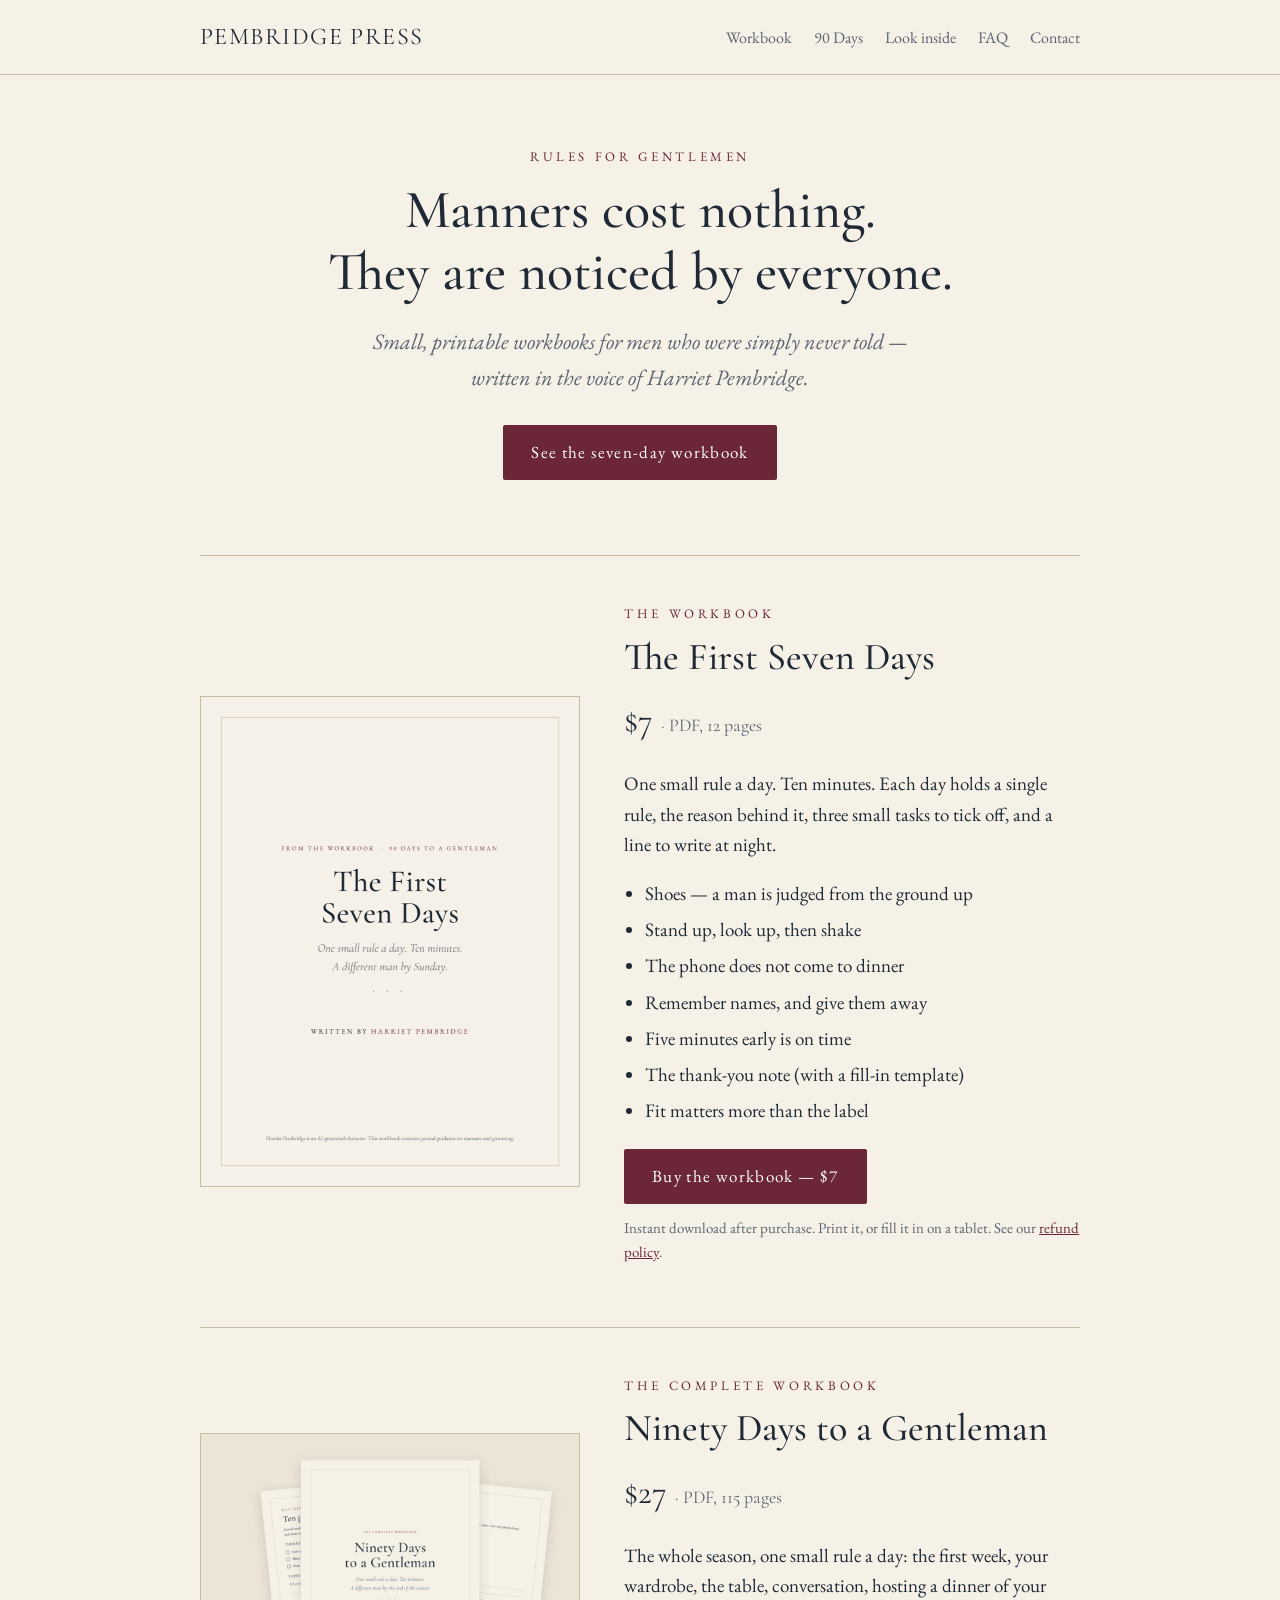
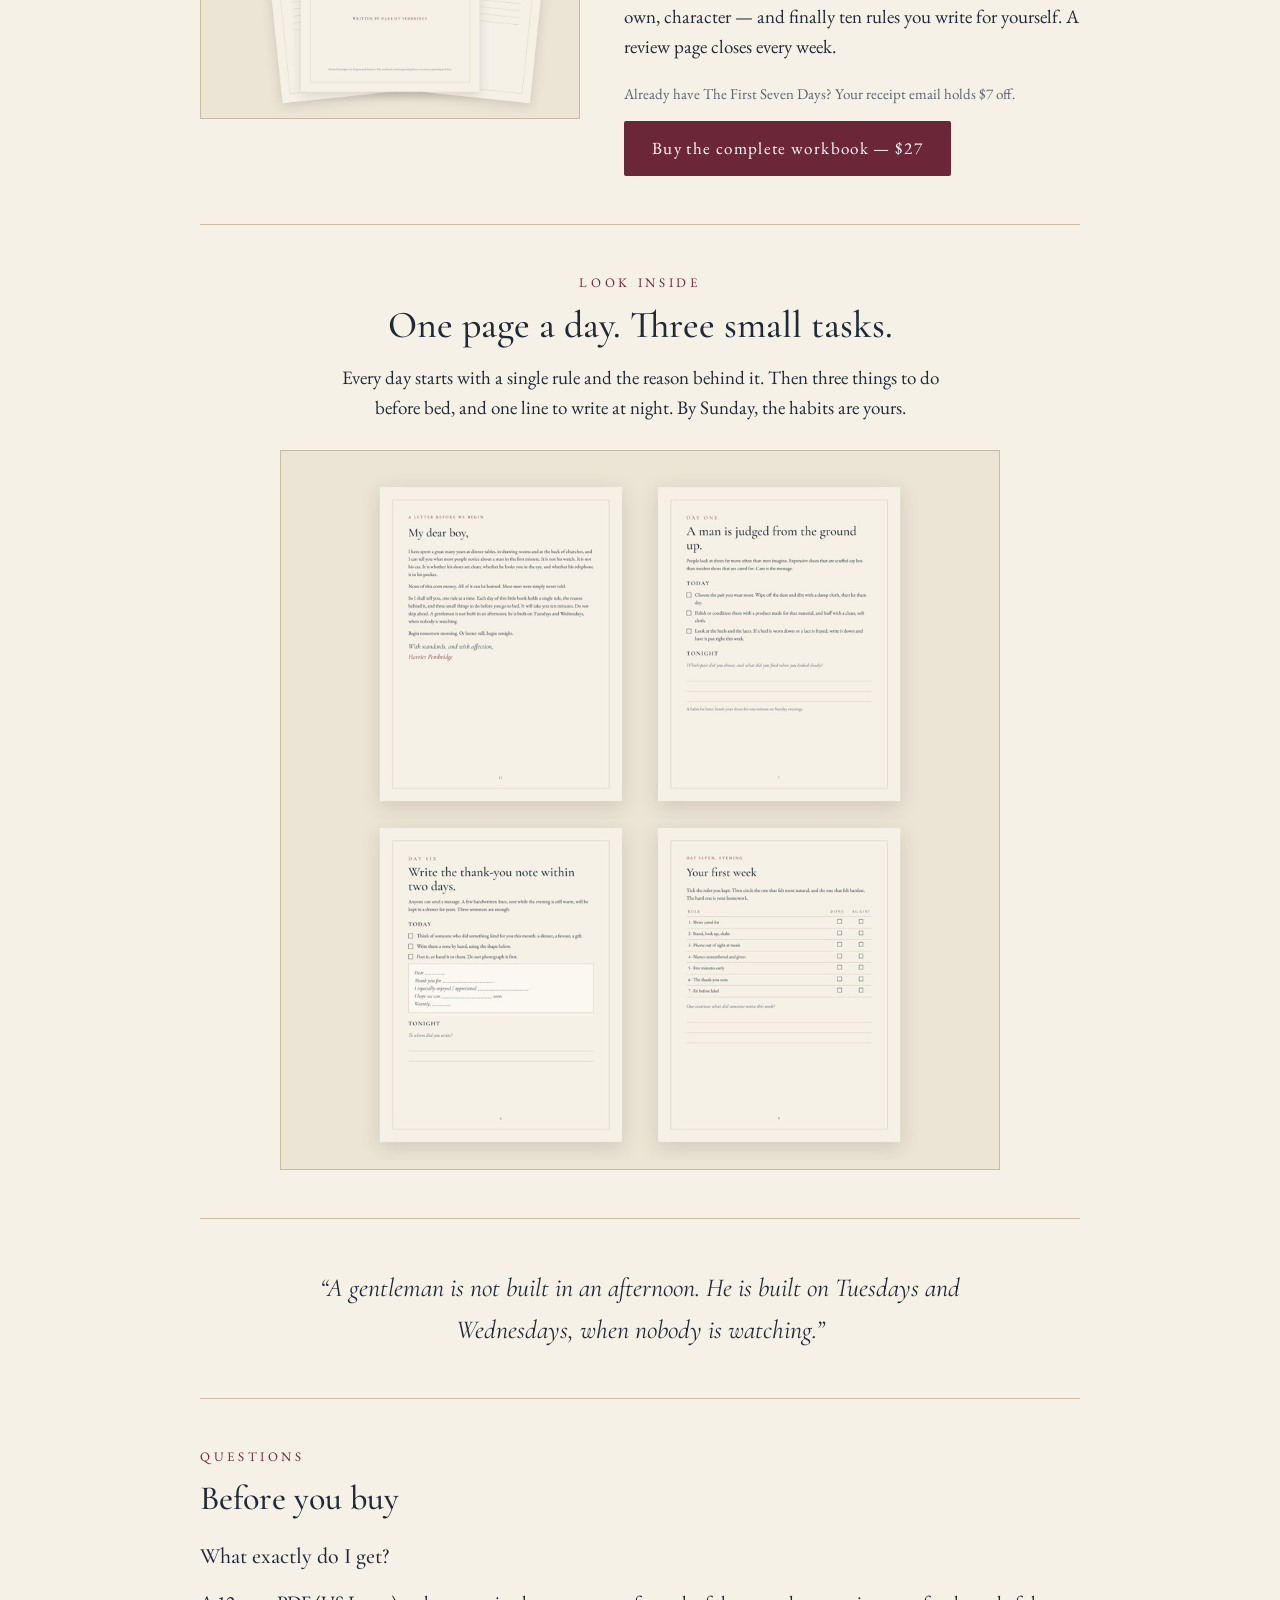
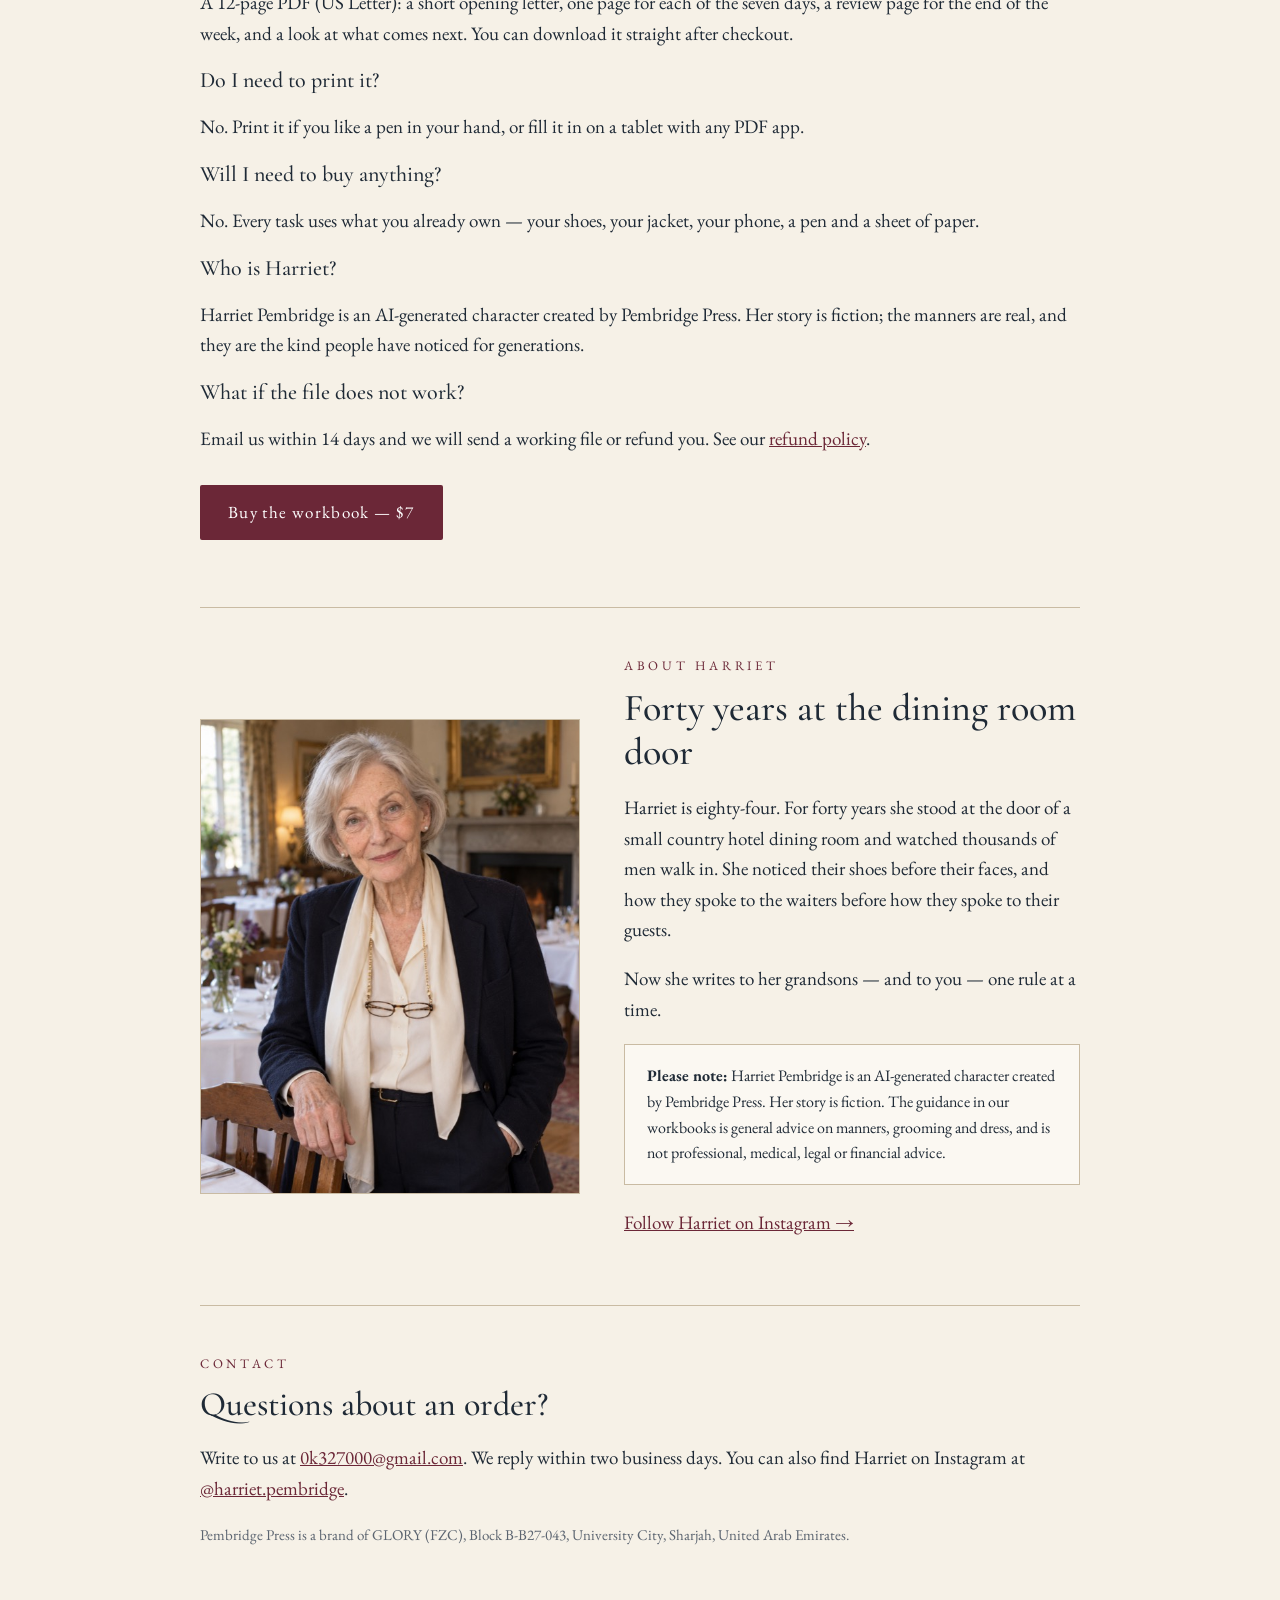
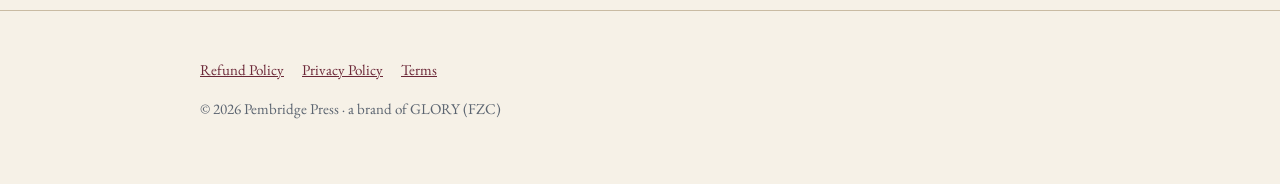
<file: index.html>
<!doctype html>
<html lang="en">
<head>
<meta charset="utf-8">
<meta name="viewport" content="width=device-width, initial-scale=1">
<title>Pembridge Press — Rules for Gentlemen</title>
<meta name="description" content="Printable workbooks on manners, grooming and dress for men, written in the voice of Harriet Pembridge, an AI-generated character.">
<meta property="og:title" content="The First Seven Days — A Gentleman's Workbook">
<meta property="og:description" content="One small rule a day. Ten minutes. A different man by Sunday. A 12-page printable workbook from Pembridge Press.">
<meta property="og:image" content="https://0k327000-boop.github.io/pembridge-press/og.jpg">
<meta property="og:type" content="website">
<meta name="twitter:card" content="summary_large_image">
<link rel="preconnect" href="https://fonts.googleapis.com">
<link rel="preconnect" href="https://fonts.gstatic.com" crossorigin>
<link href="https://fonts.googleapis.com/css2?family=Cormorant+Garamond:ital,wght@0,500;1,400&family=EB+Garamond:ital,wght@0,400;0,500;1,400&display=swap" rel="stylesheet">
<link rel="stylesheet" href="style.css">
</head>
<body>

<header class="top">
  <div class="wrap">
    <a class="brand" href="./">PEMBRIDGE PRESS</a>
    <nav>
      <a href="#workbook">Workbook</a>
      <a href="#full">90 Days</a>
      <a href="#inside">Look inside</a>
      <a href="#faq">FAQ</a>
      <a href="#contact">Contact</a>
    </nav>
  </div>
</header>

<div class="wrap">
  <div class="hero">
    <p class="eyebrow">Rules for Gentlemen</p>
    <h1>Manners cost nothing.<br>They are noticed by everyone.</h1>
    <p class="sub">Small, printable workbooks for men who were simply never told — written in the voice of Harriet Pembridge.</p>
    <p style="margin-top:1.6em"><a class="button buy" href="#workbook">See the seven-day workbook</a></p>
  </div>

  <section id="workbook">
    <div class="split">
      <img src="cover.png" alt="Cover of The First Seven Days workbook" width="695" height="900">
      <div>
        <p class="eyebrow">The workbook</p>
        <h2 style="font-size:38px">The First Seven Days</h2>
        <p class="price">$7 <span style="font-size:18px;color:var(--soft)">· PDF, 12 pages</span></p>
        <p>One small rule a day. Ten minutes. Each day holds a single rule, the reason behind it, three small tasks to tick off, and a line to write at night.</p>
        <ul class="inside">
          <li>Shoes — a man is judged from the ground up</li>
          <li>Stand up, look up, then shake</li>
          <li>The phone does not come to dinner</li>
          <li>Remember names, and give them away</li>
          <li>Five minutes early is on time</li>
          <li>The thank-you note (with a fill-in template)</li>
          <li>Fit matters more than the label</li>
        </ul>
        <a class="button buy" href="https://payhip.com/b/6vKSg">Buy the workbook — $7</a>
        <p class="note">Instant download after purchase. Print it, or fill it in on a tablet. See our <a href="refund.html">refund policy</a>.</p>
      </div>
    </div>
  </section>

  <section id="full">
    <div class="split">
      <img src="full.jpg" alt="Cover and pages of Ninety Days to a Gentleman" width="1000" height="750">
      <div>
        <p class="eyebrow">The complete workbook</p>
        <h2 style="font-size:38px">Ninety Days to a Gentleman</h2>
        <p class="price">$27 <span style="font-size:18px;color:var(--soft)">· PDF, 115 pages</span></p>
        <p>The whole season, one small rule a day: the first week, your wardrobe, the table, conversation, hosting a dinner of your own, character — and finally ten rules you write for yourself. A review page closes every week.</p>
        <p class="note" style="margin-top:0">Already have The First Seven Days? Your receipt email holds $7 off.</p>
        <a class="button buy-full" href="https://payhip.com/b/mu5NZ">Buy the complete workbook — $27</a>
      </div>
    </div>
  </section>

  <section id="inside">
    <p class="eyebrow" style="text-align:center">Look inside</p>
    <h2 style="font-size:38px;text-align:center">One page a day. Three small tasks.</h2>
    <p style="text-align:center;max-width:620px;margin:0 auto 1.4em">Every day starts with a single rule and the reason behind it. Then three things to do before bed, and one line to write at night. By Sunday, the habits are yours.</p>
    <img src="inside.jpg" alt="Four pages from inside the workbook: the opening letter, Day One, Day Six with a thank-you note template, and the first-week review" width="1000" height="1000" style="width:100%;max-width:720px;height:auto;display:block;margin:0 auto;border:1px solid var(--rule)">
  </section>

  <section>
    <p class="quote">“A gentleman is not built in an afternoon. He is built on Tuesdays and Wednesdays, when nobody is watching.”</p>
  </section>

  <section id="faq">
    <p class="eyebrow">Questions</p>
    <h2 style="font-size:34px">Before you buy</h2>
    <h3 style="font-size:22px;margin-top:1.2em">What exactly do I get?</h3>
    <p>A 12-page PDF (US Letter): a short opening letter, one page for each of the seven days, a review page for the end of the week, and a look at what comes next. You can download it straight after checkout.</p>
    <h3 style="font-size:22px">Do I need to print it?</h3>
    <p>No. Print it if you like a pen in your hand, or fill it in on a tablet with any PDF app.</p>
    <h3 style="font-size:22px">Will I need to buy anything?</h3>
    <p>No. Every task uses what you already own — your shoes, your jacket, your phone, a pen and a sheet of paper.</p>
    <h3 style="font-size:22px">Who is Harriet?</h3>
    <p>Harriet Pembridge is an AI-generated character created by Pembridge Press. Her story is fiction; the manners are real, and they are the kind people have noticed for generations.</p>
    <h3 style="font-size:22px">What if the file does not work?</h3>
    <p>Email us within 14 days and we will send a working file or refund you. See our <a href="refund.html">refund policy</a>.</p>
    <p style="margin-top:1.6em"><a class="button buy" href="https://payhip.com/b/6vKSg">Buy the workbook — $7</a></p>
  </section>

  <section id="about">
    <div class="split">
      <img src="harriet.jpg" alt="Harriet Pembridge, an AI-generated character, standing in a hotel dining room" width="560" height="700">
      <div>
        <p class="eyebrow">About Harriet</p>
        <h2 style="font-size:38px">Forty years at the dining room door</h2>
        <p>Harriet is eighty-four. For forty years she stood at the door of a small country hotel dining room and watched thousands of men walk in. She noticed their shoes before their faces, and how they spoke to the waiters before how they spoke to their guests.</p>
        <p>Now she writes to her grandsons — and to you — one rule at a time.</p>
        <div class="disclosure">
          <strong>Please note:</strong> Harriet Pembridge is an AI-generated character created by Pembridge Press. Her story is fiction. The guidance in our workbooks is general advice on manners, grooming and dress, and is not professional, medical, legal or financial advice.
        </div>
        <p style="margin-top:1.2em"><a href="https://www.instagram.com/harriet.pembridge/">Follow Harriet on Instagram →</a></p>
      </div>
    </div>
  </section>

  <section id="contact">
    <p class="eyebrow">Contact</p>
    <h2 style="font-size:34px">Questions about an order?</h2>
    <p>Write to us at <a href="mailto:0k327000@gmail.com">0k327000@gmail.com</a>. We reply within two business days. You can also find Harriet on Instagram at <a href="https://www.instagram.com/harriet.pembridge/">@harriet.pembridge</a>.</p>
    <p class="note">Pembridge Press is a brand of GLORY (FZC), Block B-B27-043, University City, Sharjah, United Arab Emirates.</p>
  </section>
</div>

<footer>
  <div class="wrap">
    <p class="links"><a href="refund.html">Refund Policy</a><a href="privacy.html">Privacy Policy</a><a href="terms.html">Terms</a></p>
    <p>© 2026 Pembridge Press · a brand of GLORY (FZC)</p>
  </div>
</footer>

</body>
</html>
</file>
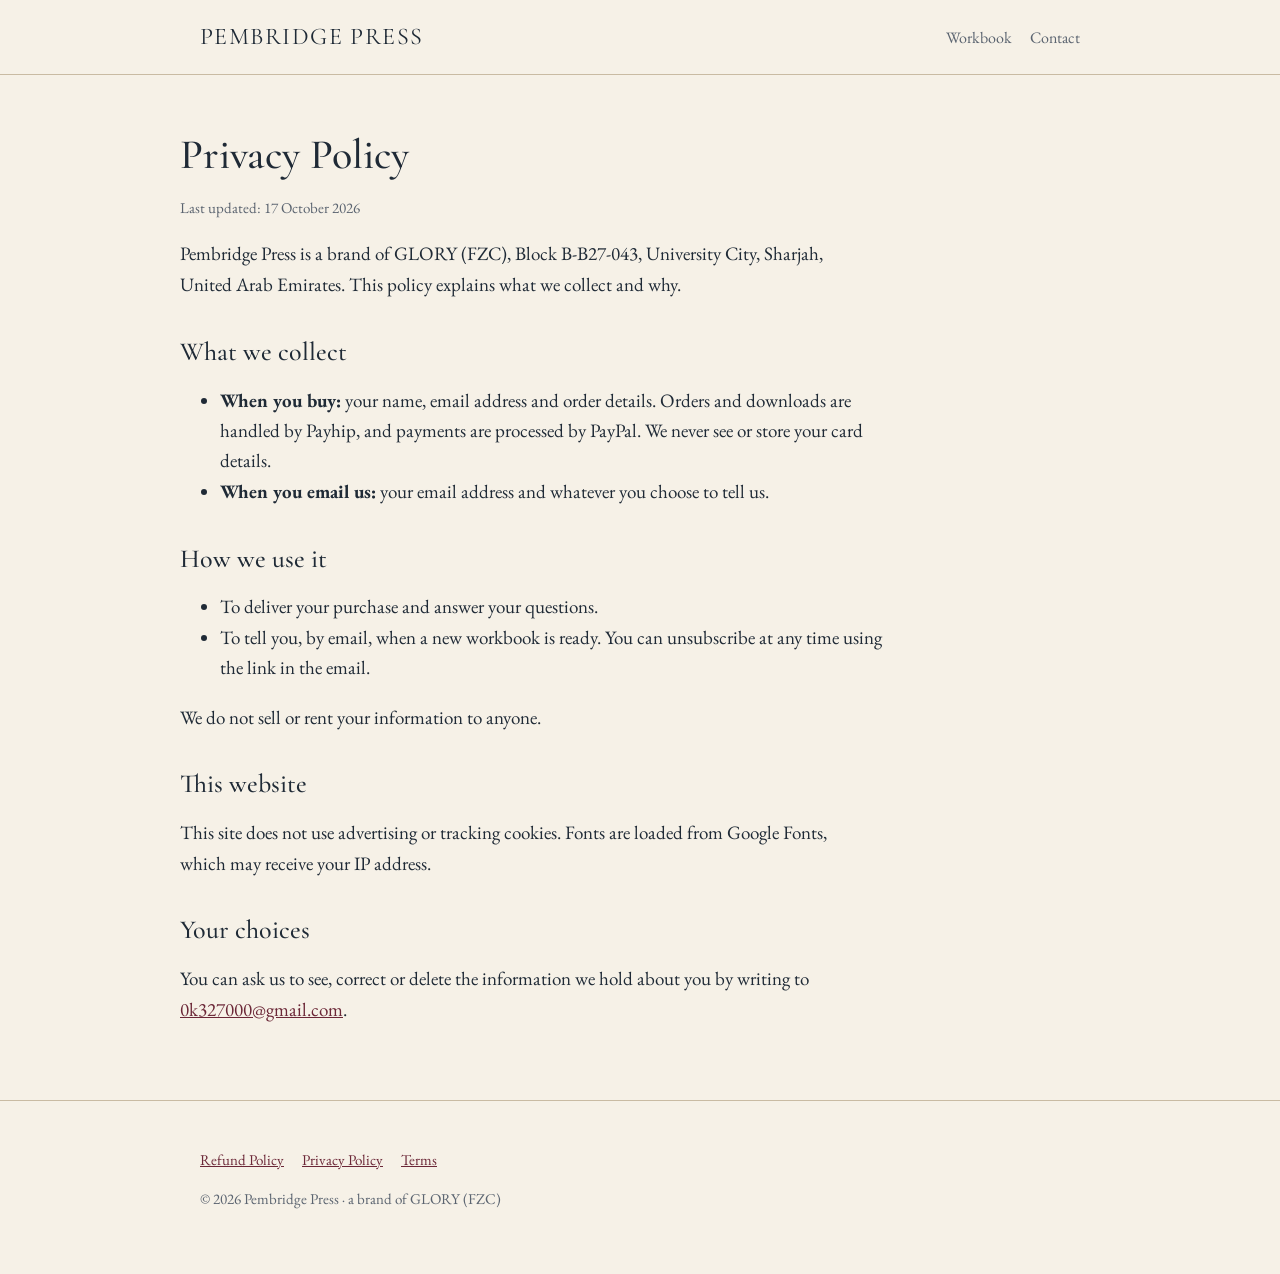
<file: privacy.html>
<!doctype html>
<html lang="en">
<head>
<meta charset="utf-8">
<meta name="viewport" content="width=device-width, initial-scale=1">
<title>Privacy Policy — Pembridge Press</title>
<link rel="preconnect" href="https://fonts.googleapis.com">
<link rel="preconnect" href="https://fonts.gstatic.com" crossorigin>
<link href="https://fonts.googleapis.com/css2?family=Cormorant+Garamond:ital,wght@0,500;1,400&family=EB+Garamond:ital,wght@0,400;0,500;1,400&display=swap" rel="stylesheet">
<link rel="stylesheet" href="style.css">
</head>
<body>
<header class="top"><div class="wrap"><a class="brand" href="./">PEMBRIDGE PRESS</a><nav><a href="./#workbook">Workbook</a><a href="./#contact">Contact</a></nav></div></header>
<div class="wrap legal">
<h1>Privacy Policy</h1>
<p class="note">Last updated: 17 October 2026</p>

<p>Pembridge Press is a brand of GLORY (FZC), Block B-B27-043, University City, Sharjah, United Arab Emirates. This policy explains what we collect and why.</p>
<h2>What we collect</h2>
<ul>
<li><strong>When you buy:</strong> your name, email address and order details. Orders and downloads are handled by Payhip, and payments are processed by PayPal. We never see or store your card details.</li>
<li><strong>When you email us:</strong> your email address and whatever you choose to tell us.</li>
</ul>
<h2>How we use it</h2>
<ul>
<li>To deliver your purchase and answer your questions.</li>
<li>To tell you, by email, when a new workbook is ready. You can unsubscribe at any time using the link in the email.</li>
</ul>
<p>We do not sell or rent your information to anyone.</p>
<h2>This website</h2>
<p>This site does not use advertising or tracking cookies. Fonts are loaded from Google Fonts, which may receive your IP address.</p>
<h2>Your choices</h2>
<p>You can ask us to see, correct or delete the information we hold about you by writing to <a href="mailto:0k327000@gmail.com">0k327000@gmail.com</a>.</p>

</div>
<footer><div class="wrap"><p class="links"><a href="refund.html">Refund Policy</a><a href="privacy.html">Privacy Policy</a><a href="terms.html">Terms</a></p><p>© 2026 Pembridge Press · a brand of GLORY (FZC)</p></div></footer>
</body>
</html>
</file>
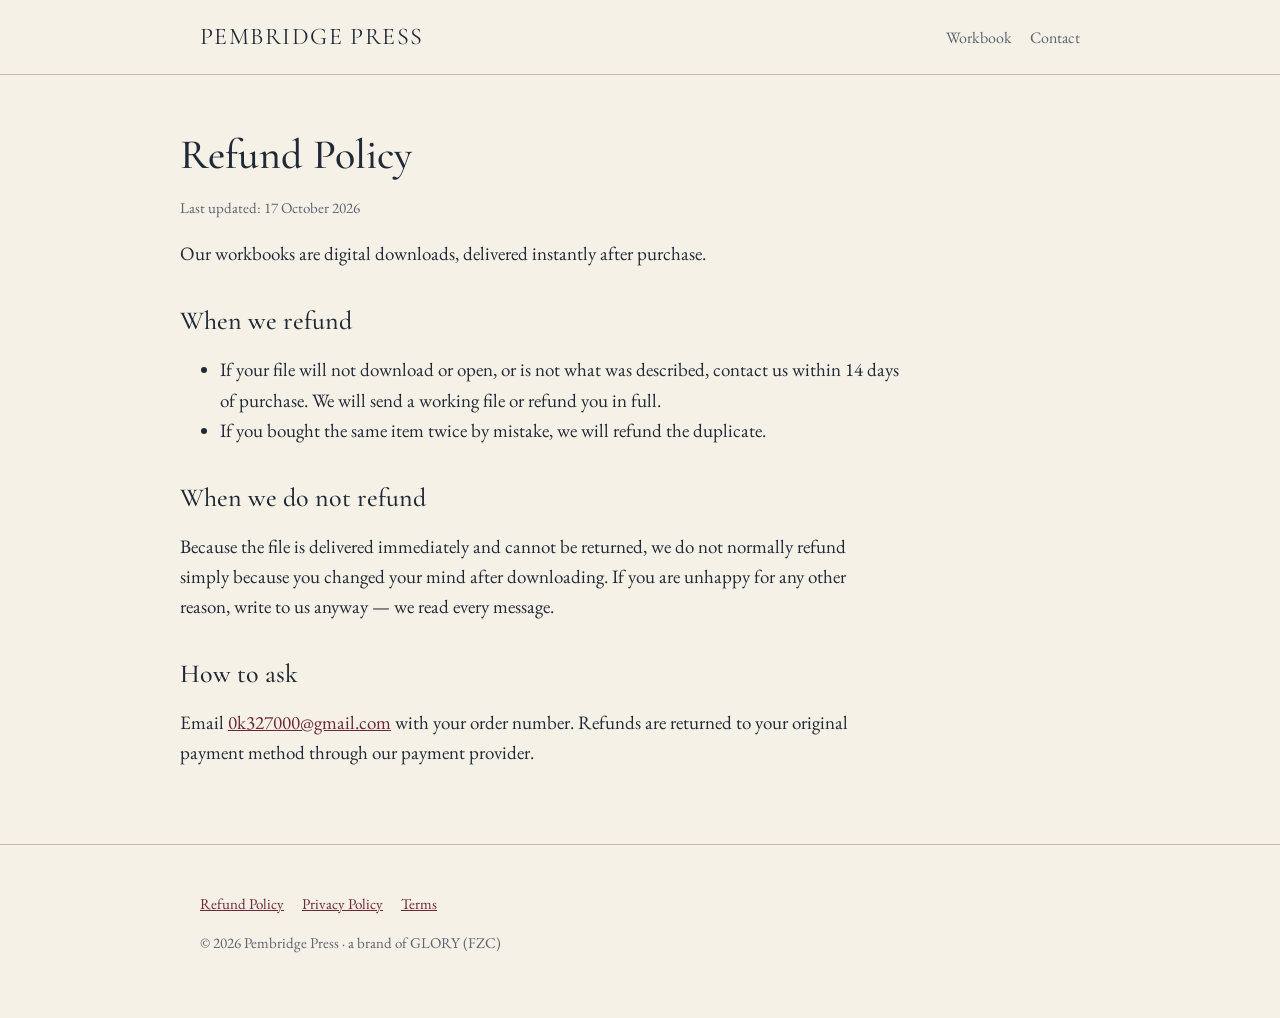
<file: refund.html>
<!doctype html>
<html lang="en">
<head>
<meta charset="utf-8">
<meta name="viewport" content="width=device-width, initial-scale=1">
<title>Refund Policy — Pembridge Press</title>
<link rel="preconnect" href="https://fonts.googleapis.com">
<link rel="preconnect" href="https://fonts.gstatic.com" crossorigin>
<link href="https://fonts.googleapis.com/css2?family=Cormorant+Garamond:ital,wght@0,500;1,400&family=EB+Garamond:ital,wght@0,400;0,500;1,400&display=swap" rel="stylesheet">
<link rel="stylesheet" href="style.css">
</head>
<body>
<header class="top"><div class="wrap"><a class="brand" href="./">PEMBRIDGE PRESS</a><nav><a href="./#workbook">Workbook</a><a href="./#contact">Contact</a></nav></div></header>
<div class="wrap legal">
<h1>Refund Policy</h1>
<p class="note">Last updated: 17 October 2026</p>

<p>Our workbooks are digital downloads, delivered instantly after purchase.</p>
<h2>When we refund</h2>
<ul>
<li>If your file will not download or open, or is not what was described, contact us within 14 days of purchase. We will send a working file or refund you in full.</li>
<li>If you bought the same item twice by mistake, we will refund the duplicate.</li>
</ul>
<h2>When we do not refund</h2>
<p>Because the file is delivered immediately and cannot be returned, we do not normally refund simply because you changed your mind after downloading. If you are unhappy for any other reason, write to us anyway — we read every message.</p>
<h2>How to ask</h2>
<p>Email <a href="mailto:0k327000@gmail.com">0k327000@gmail.com</a> with your order number. Refunds are returned to your original payment method through our payment provider.</p>

</div>
<footer><div class="wrap"><p class="links"><a href="refund.html">Refund Policy</a><a href="privacy.html">Privacy Policy</a><a href="terms.html">Terms</a></p><p>© 2026 Pembridge Press · a brand of GLORY (FZC)</p></div></footer>
</body>
</html>
</file>
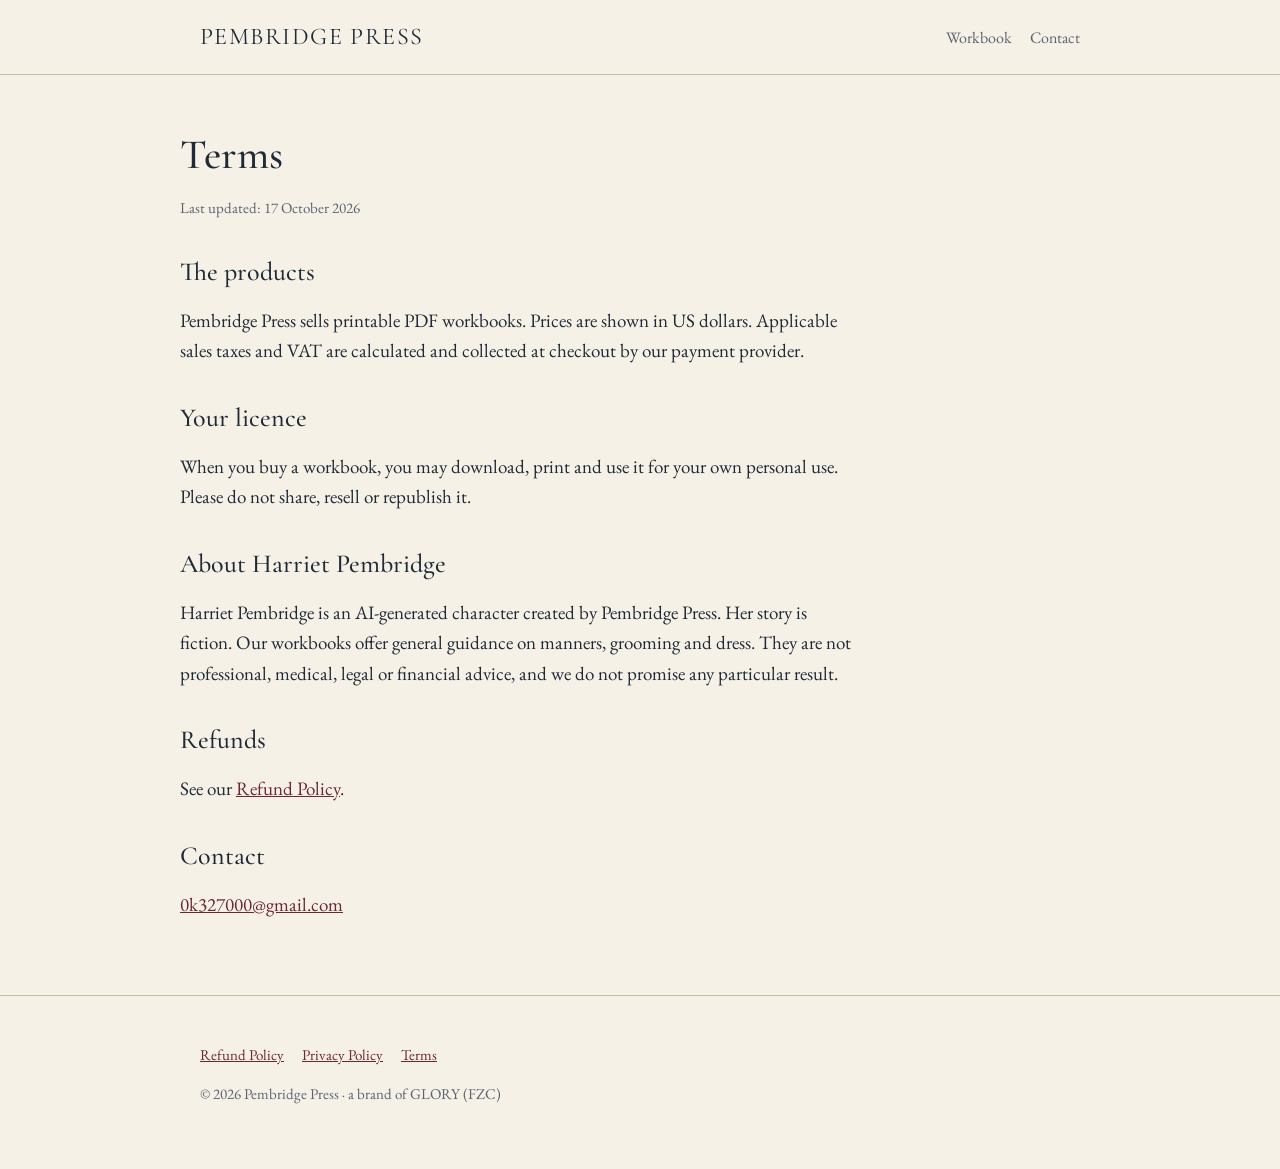
<file: terms.html>
<!doctype html>
<html lang="en">
<head>
<meta charset="utf-8">
<meta name="viewport" content="width=device-width, initial-scale=1">
<title>Terms — Pembridge Press</title>
<link rel="preconnect" href="https://fonts.googleapis.com">
<link rel="preconnect" href="https://fonts.gstatic.com" crossorigin>
<link href="https://fonts.googleapis.com/css2?family=Cormorant+Garamond:ital,wght@0,500;1,400&family=EB+Garamond:ital,wght@0,400;0,500;1,400&display=swap" rel="stylesheet">
<link rel="stylesheet" href="style.css">
</head>
<body>
<header class="top"><div class="wrap"><a class="brand" href="./">PEMBRIDGE PRESS</a><nav><a href="./#workbook">Workbook</a><a href="./#contact">Contact</a></nav></div></header>
<div class="wrap legal">
<h1>Terms</h1>
<p class="note">Last updated: 17 October 2026</p>

<h2>The products</h2>
<p>Pembridge Press sells printable PDF workbooks. Prices are shown in US dollars. Applicable sales taxes and VAT are calculated and collected at checkout by our payment provider.</p>
<h2>Your licence</h2>
<p>When you buy a workbook, you may download, print and use it for your own personal use. Please do not share, resell or republish it.</p>
<h2>About Harriet Pembridge</h2>
<p>Harriet Pembridge is an AI-generated character created by Pembridge Press. Her story is fiction. Our workbooks offer general guidance on manners, grooming and dress. They are not professional, medical, legal or financial advice, and we do not promise any particular result.</p>
<h2>Refunds</h2>
<p>See our <a href="refund.html">Refund Policy</a>.</p>
<h2>Contact</h2>
<p><a href="mailto:0k327000@gmail.com">0k327000@gmail.com</a></p>

</div>
<footer><div class="wrap"><p class="links"><a href="refund.html">Refund Policy</a><a href="privacy.html">Privacy Policy</a><a href="terms.html">Terms</a></p><p>© 2026 Pembridge Press · a brand of GLORY (FZC)</p></div></footer>
</body>
</html>
</file>
<file: style.css>
:root {
  --paper: #f6f1e7;
  --card: #fbf8f2;
  --ink: #1f2a36;
  --soft: #5b6470;
  --accent: #6b2737;
  --rule: #c9bba3;
}
* { box-sizing: border-box; }
html, body { margin: 0; padding: 0; }
body {
  background: var(--paper);
  color: var(--ink);
  font-family: "EB Garamond", Georgia, serif;
  font-size: 19px;
  line-height: 1.6;
}
a { color: var(--accent); }
h1, h2, h3 { font-family: "Cormorant Garamond", Georgia, serif; font-weight: 500; line-height: 1.15; margin: 0 0 0.4em; }
.wrap { max-width: 920px; margin: 0 auto; padding: 0 20px; }
header.top { border-bottom: 1px solid var(--rule); }
header.top .wrap { display: flex; justify-content: space-between; align-items: center; padding-top: 18px; padding-bottom: 18px; }
.brand { font-family: "Cormorant Garamond", serif; font-size: 24px; letter-spacing: 0.06em; color: var(--ink); text-decoration: none; }
nav a { margin-left: 18px; font-size: 16px; text-decoration: none; color: var(--soft); }
.eyebrow { font-size: 13px; letter-spacing: 0.28em; text-transform: uppercase; color: var(--accent); margin: 0 0 0.8em; }
.hero { padding: 72px 0 56px; text-align: center; }
.hero h1 { font-size: 54px; }
.hero p.sub { font-style: italic; font-size: 22px; color: var(--soft); margin: 0.4em auto 0; max-width: 560px; }
section { padding: 48px 0; border-top: 1px solid var(--rule); }
.split { display: grid; grid-template-columns: 1fr 1.2fr; gap: 44px; align-items: center; }
.split img { width: 100%; height: auto; display: block; border: 1px solid var(--rule); background: var(--card); }
.price { font-family: "Cormorant Garamond", serif; font-size: 34px; margin: 0.2em 0 0.6em; }
ul.inside { padding-left: 1.1em; margin: 0.6em 0 1.2em; }
ul.inside li { margin-bottom: 0.3em; }
.button {
  display: inline-block; background: var(--accent); color: #fff; text-decoration: none;
  padding: 14px 28px; font-size: 17px; letter-spacing: 0.08em; border-radius: 2px;
}
.button.disabled { background: var(--soft); pointer-events: none; }
.note { font-size: 15px; color: var(--soft); margin-top: 0.8em; }
.quote { font-family: "Cormorant Garamond", serif; font-style: italic; font-size: 26px; text-align: center; max-width: 640px; margin: 0 auto; }
.disclosure { background: var(--card); border: 1px solid var(--rule); padding: 18px 22px; font-size: 16px; margin-top: 1.2em; }
footer { border-top: 1px solid var(--rule); padding: 32px 0 48px; font-size: 15px; color: var(--soft); }
footer .links a { margin-right: 18px; }
.legal { padding: 56px 0; }
.legal h1 { font-size: 42px; }
.legal h2 { font-size: 26px; margin-top: 1.4em; }
.legal p, .legal li { max-width: 680px; }
@media (max-width: 720px) {
  body { font-size: 18px; }
  .hero { padding: 48px 0 36px; }
  .hero h1 { font-size: 32px; }
  .split { grid-template-columns: 1fr; gap: 28px; }
  header.top .wrap { flex-wrap: wrap; gap: 6px 16px; }
  .brand { font-size: 20px; }
  nav a { margin-left: 0; margin-right: 14px; font-size: 15px; }
  .legal h1 { font-size: 34px; }
}
</file>
